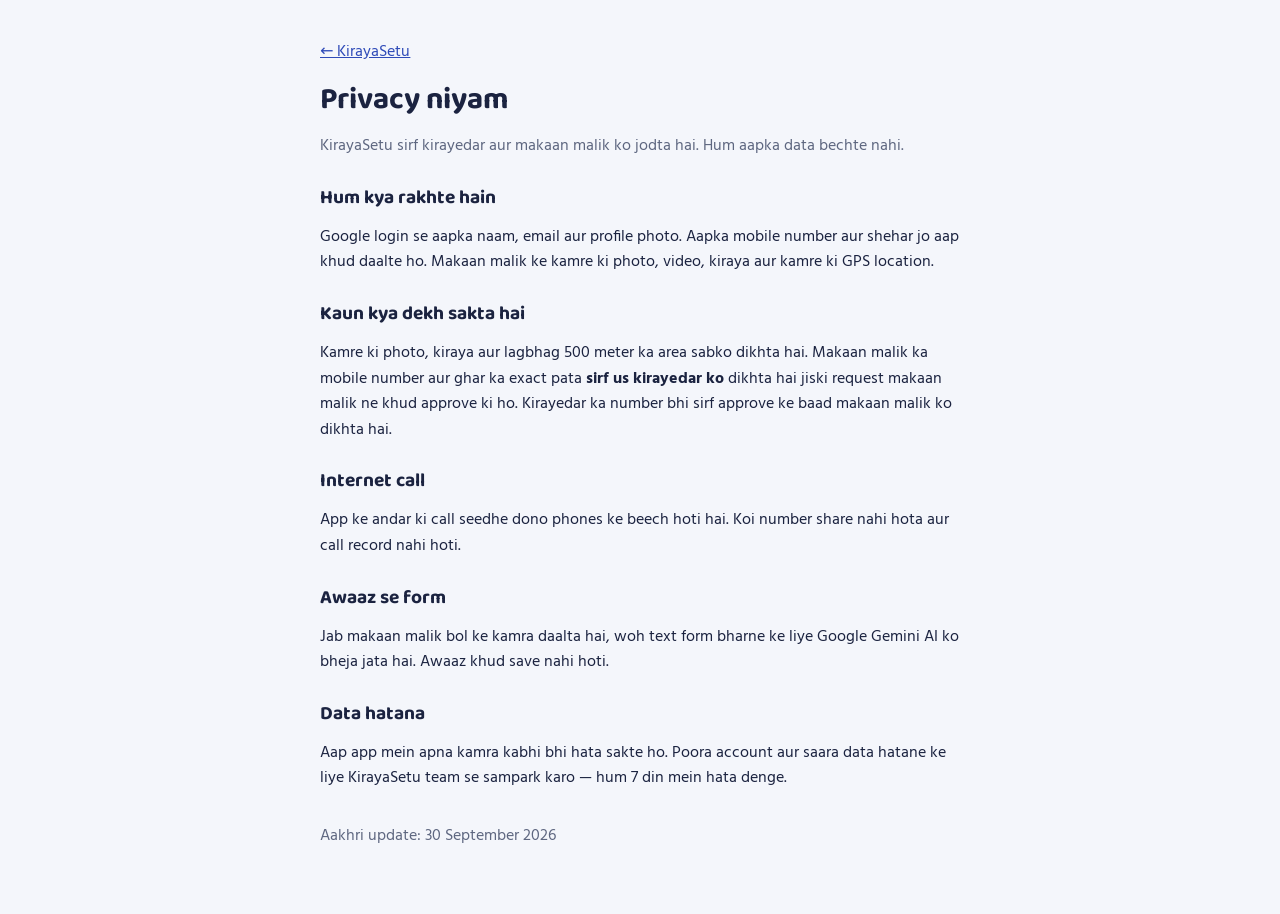
<file: privacy.html>
<!doctype html>
<html lang="hi">
<head>
<meta charset="utf-8">
<meta name="viewport" content="width=device-width, initial-scale=1">
<title>Privacy — KirayaSetu</title>
<link href="https://fonts.googleapis.com/css2?family=Baloo+2:wght@700&family=Hind:wght@400;600&display=swap" rel="stylesheet">
<style>
  body{margin:0;background:#F4F6FB;color:#1B2340;font-family:Hind,system-ui,sans-serif;line-height:1.6}
  main{max-width:640px;margin:0 auto;padding:24px 16px 48px}
  h1,h2{font-family:'Baloo 2',system-ui,sans-serif;line-height:1.2}
  h1{font-size:1.9rem;margin:0 0 4px}
  h2{font-size:1.2rem;margin:26px 0 6px}
  a{color:#2F4BB8}
  .muted{color:#5E6780}
</style>
</head>
<body>
<main>
  <p><a href="/">← KirayaSetu</a></p>
  <h1>Privacy niyam</h1>
  <p class="muted">KirayaSetu sirf kirayedar aur makaan malik ko jodta hai. Hum aapka data bechte nahi.</p>

  <h2>Hum kya rakhte hain</h2>
  <p>Google login se aapka naam, email aur profile photo. Aapka mobile number aur shehar jo aap khud daalte ho. Makaan malik ke kamre ki photo, video, kiraya aur kamre ki GPS location.</p>

  <h2>Kaun kya dekh sakta hai</h2>
  <p>Kamre ki photo, kiraya aur lagbhag 500 meter ka area sabko dikhta hai. Makaan malik ka mobile number aur ghar ka exact pata <b>sirf us kirayedar ko</b> dikhta hai jiski request makaan malik ne khud approve ki ho. Kirayedar ka number bhi sirf approve ke baad makaan malik ko dikhta hai.</p>

  <h2>Internet call</h2>
  <p>App ke andar ki call seedhe dono phones ke beech hoti hai. Koi number share nahi hota aur call record nahi hoti.</p>

  <h2>Awaaz se form</h2>
  <p>Jab makaan malik bol ke kamra daalta hai, woh text form bharne ke liye Google Gemini AI ko bheja jata hai. Awaaz khud save nahi hoti.</p>

  <h2>Data hatana</h2>
  <p>Aap app mein apna kamra kabhi bhi hata sakte ho. Poora account aur saara data hatane ke liye KirayaSetu team se sampark karo — hum 7 din mein hata denge.</p>

  <p class="muted" style="margin-top:32px">Aakhri update: 30 September 2026</p>
</main>
</body>
</html>
</file>
